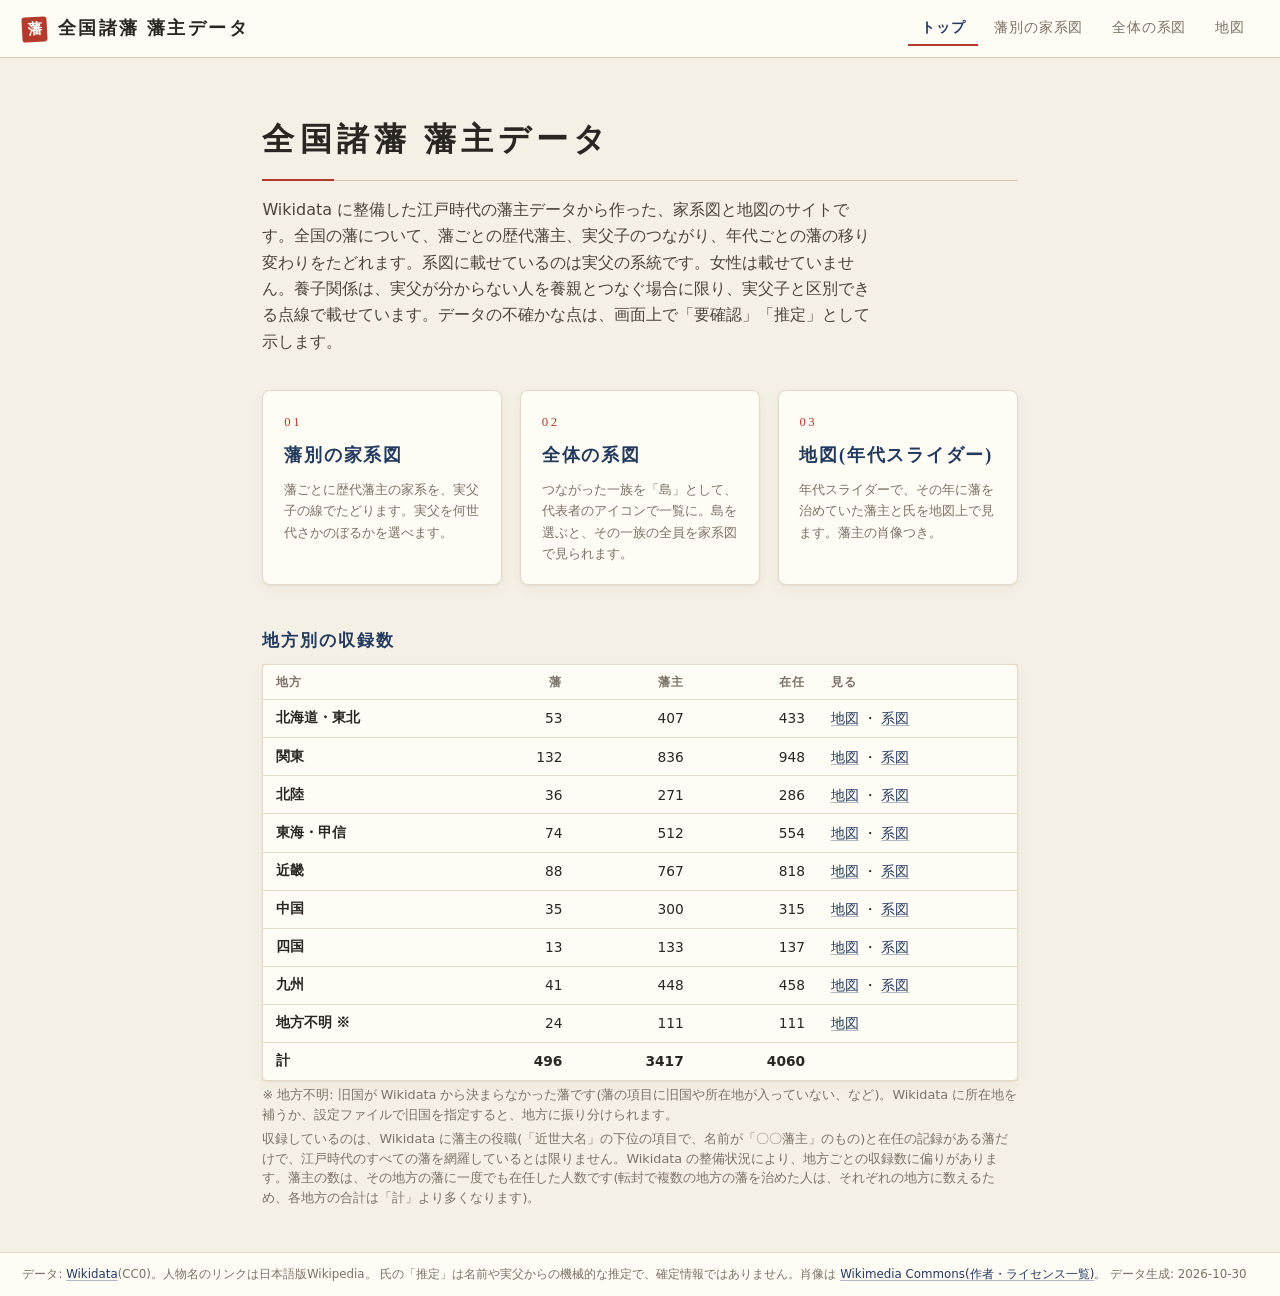
<file: index.html>
<!doctype html>
<html lang="ja">
<head>
<meta charset="utf-8">
<meta name="viewport" content="width=device-width, initial-scale=1">
<title>全国諸藩 藩主データ</title>
<link rel="stylesheet" href="assets/css/style.css">
</head>
<body>
<header class="site">
  <h1><a href="index.html">全国諸藩 藩主データ</a></h1>
  <nav><a href="index.html" aria-current="page">トップ</a><a href="tree.html">藩別の家系図</a><a href="all.html">全体の系図</a><a href="map.html">地図</a></nav>
</header>
<div id="error" class="error" role="alert" hidden></div>
<div class="landing">
  <h2>全国諸藩 藩主データ</h2>
  <p>Wikidata に整備した江戸時代の藩主データから作った、家系図と地図のサイトです。全国の藩について、藩ごとの歴代藩主、実父子のつながり、年代ごとの藩の移り変わりをたどれます。系図に載せているのは実父の系統です。女性は載せていません。養子関係は、実父が分からない人を養親とつなぐ場合に限り、実父子と区別できる点線で載せています。データの不確かな点は、画面上で「要確認」「推定」として示します。</p>
  <div class="cards">
    <a class="tile" href="tree.html"><b>藩別の家系図</b><span>藩ごとに歴代藩主の家系を、実父子の線でたどります。実父を何世代さかのぼるかを選べます。</span></a>
    <a class="tile" href="all.html"><b>全体の系図</b><span>つながった一族を「島」として、代表者のアイコンで一覧に。島を選ぶと、その一族の全員を家系図で見られます。</span></a>
    <a class="tile" href="map.html"><b>地図(年代スライダー)</b><span>年代スライダーで、その年に藩を治めていた藩主と氏を地図上で見ます。藩主の肖像つき。</span></a>
  </div>
  <section class="regions">
    <h3>地方別の収録数</h3>
    <table id="regions" class="table">
      <thead><tr><th scope="col">地方</th><th scope="col">藩</th><th scope="col">藩主</th><th scope="col">在任</th><th scope="col">見る</th></tr></thead>
      <tbody></tbody>
    </table>
    <p class="sub" id="unknownNote" hidden>※ 地方不明: 旧国が Wikidata から決まらなかった藩です(藩の項目に旧国や所在地が入っていない、など)。Wikidata に所在地を補うか、設定ファイルで旧国を指定すると、地方に振り分けられます。</p>
    <p class="sub">収録しているのは、Wikidata に藩主の役職(「近世大名」の下位の項目で、名前が「〇〇藩主」のもの)と在任の記録がある藩だけで、江戸時代のすべての藩を網羅しているとは限りません。Wikidata の整備状況により、地方ごとの収録数に偏りがあります。藩主の数は、その地方の藩に一度でも在任した人数です(転封で複数の地方の藩を治めた人は、それぞれの地方に数えるため、各地方の合計は「計」より多くなります)。</p>
  </section>
</div>
<footer class="site">
  データ: <a href="https://www.wikidata.org/" target="_blank" rel="noopener">Wikidata</a>(CC0)。人物名のリンクは日本語版Wikipedia。
  氏の「推定」は名前や実父からの機械的な推定で、確定情報ではありません。肖像は <a href="credits.html">Wikimedia Commons(作者・ライセンス一覧)</a>。 <span id="generated"></span>
</footer>
<script src="assets/js/common.js"></script>
<script src="assets/js/index.js"></script>
</body>
</html>
</file>
<file: assets/css/style.css>
/* 和の落ち着き: 生成り(和紙)の地に、墨・藍・朱を少しだけ。罫線は細く、余白は広め。
   色はすべて :root の変数に集約する(後から調整しやすいように)。ダークモードは対応しない
   (Cytoscape / Leaflet の描画色をライト前提で決めているため)。 */
:root {
  color-scheme: light;
  --paper:#f5f0e6; --paper2:#ede6d6; --card:#fffcf5; --ink:#2a2622; --muted:#7a7266; --line:#e3dac6; --line2:#d3c8b0;
  --indigo:#223a5e; --indigo-soft:#e6ebf3; --vermilion:#b43a2c; --gold:#a8801f; --gold-soft:#f6ead0;
  --radius:8px; --shadow:0 1px 2px rgba(60,45,20,.06), 0 4px 14px rgba(60,45,20,.05);
  --serif:"Yu Mincho","Hiragino Mincho ProN","Noto Serif JP",serif;
  --sans:"Hiragino Sans","Yu Gothic","Noto Sans JP",system-ui,sans-serif;
}
* { box-sizing:border-box; }
html, body { height:100%; }
body { margin:0; font-family:var(--sans); color:var(--ink); background:var(--paper); display:flex; flex-direction:column; line-height:1.65; -webkit-font-smoothing:antialiased; }
a { color:var(--indigo); text-underline-offset:.18em; text-decoration-color:rgba(34,58,94,.35); }
a:hover { text-decoration-color:currentColor; }
:focus-visible { outline:2px solid var(--indigo); outline-offset:2px; border-radius:4px; }

/* ヘッダー: 紙色の地に細い罫線。題字は明朝、先頭に朱の角印をあしらう */
header.site { display:flex; align-items:center; gap:2.2rem; padding:.7rem 1.4rem; background:var(--card); border-bottom:1px solid var(--line2); }
header.site h1 { margin:0; font-family:var(--serif); font-size:1.12rem; font-weight:700; letter-spacing:.14em; }
header.site h1 a { color:var(--ink); text-decoration:none; display:inline-flex; align-items:center; gap:.65rem; }
header.site h1 a::before { content:"藩"; display:inline-grid; place-items:center; width:1.55rem; height:1.55rem; background:var(--vermilion); color:#fff; font-size:.9rem; font-weight:700; letter-spacing:0; border-radius:3px; transform:rotate(-3deg); }
header.site nav { display:flex; gap:.2rem; flex-wrap:wrap; margin-left:auto; }
header.site nav a { color:var(--muted); text-decoration:none; padding:.3rem .8rem; font-size:.88rem; letter-spacing:.06em; border-bottom:2px solid transparent; }
header.site nav a:hover { color:var(--ink); }
header.site nav a[aria-current] { color:var(--indigo); font-weight:600; border-bottom-color:var(--vermilion); }
footer.site { padding:.7rem 1.4rem; font-size:.74rem; color:var(--muted); border-top:1px solid var(--line); background:var(--card); line-height:1.7; }
.error { background:#fbeae6; color:var(--vermilion); padding:.55rem 1.4rem; border-bottom:1px solid #efc7bf; font-size:.9rem; }

/* アプリ画面: 左=操作 / 中央=図 / 右=詳細 */
body.app { height:100vh; }
body.app main { flex:1; min-height:0; display:grid; grid-template-columns:292px 1fr 324px; gap:.9rem; padding:.9rem; }
.side { overflow:auto; display:flex; flex-direction:column; gap:.75rem; padding-right:2px; }
.canvas { background:var(--card); border:1px solid var(--line); border-radius:var(--radius); min-height:50vh; box-shadow:var(--shadow);
  background-image:radial-gradient(rgba(120,100,60,.13) 1px, transparent 1.2px); background-size:22px 22px; }
.card { background:var(--card); border:1px solid var(--line); border-radius:var(--radius); padding:.85rem 1rem; font-size:.875rem; box-shadow:var(--shadow); }
.card h2 { margin:0 0 .6rem; padding-bottom:.4rem; border-bottom:1px solid var(--line); font-family:var(--serif); font-size:.92rem; letter-spacing:.14em; color:var(--indigo); font-weight:700; }
.card h2:not(:first-child) { margin-top:1rem; }
.card summary { cursor:pointer; font-family:var(--serif); font-size:.92rem; letter-spacing:.14em; color:var(--indigo); font-weight:700; list-style:none; }
.card summary::-webkit-details-marker { display:none; }
.card summary::before { content:"▸"; display:inline-block; width:1.1em; color:var(--vermilion); transition:transform .15s; }
.card[open] > summary::before { transform:rotate(90deg); }
.card[open] > summary { margin-bottom:.5rem; }
.field { display:block; margin:.25rem 0 .55rem; font-size:.8rem; color:var(--muted); }
.check { display:flex; gap:.5rem; align-items:center; margin:.4rem 0; cursor:pointer; }
.check input { accent-color:var(--indigo); width:1rem; height:1rem; }
select, input[type=search] { width:100%; padding:.45rem .6rem; font:inherit; color:var(--ink); border:1px solid var(--line2); border-radius:6px; background:#fff; }
select:focus, input[type=search]:focus { border-color:var(--indigo); outline:none; box-shadow:0 0 0 3px rgba(34,58,94,.12); }
.btn { font:inherit; font-size:.84rem; padding:.34rem .85rem; margin:.2rem .3rem .2rem 0; border:1px solid var(--line2); border-radius:6px; background:#fff; color:var(--indigo); cursor:pointer; text-decoration:none; display:inline-block; transition:background .12s,border-color .12s,color .12s; }
.btn:hover { background:var(--indigo); border-color:var(--indigo); color:#fff; }
.row { margin:.3rem 0; }
.sub { color:var(--muted); margin:.25rem 0; font-size:.8rem; line-height:1.55; }
.results { list-style:none; padding:0; margin:.2rem 0; }
.result { width:100%; text-align:left; font:inherit; font-size:.82rem; padding:.4rem .6rem; margin:.15rem 0; border:1px solid var(--line); border-radius:6px; background:#fff; cursor:pointer; }
.result:hover { border-color:var(--indigo); background:var(--indigo-soft); }
.person { margin:.1rem 0; font-size:1.2rem; font-family:var(--serif); font-weight:700; letter-spacing:.04em; }
.k { color:var(--muted); font-size:.76rem; }
.tag { font-size:.7rem; padding:.08rem .55rem; border-radius:999px; background:var(--indigo-soft); color:var(--indigo); }
.tag.uncertain { background:var(--gold-soft); color:#7a5600; }
h4 { margin:.9rem 0 .25rem; font-family:var(--serif); font-size:.82rem; letter-spacing:.12em; color:var(--vermilion); }
.warnings { padding-left:1.1rem; margin:.2rem 0; font-size:.8rem; } .warnings .warn { color:var(--vermilion); } .warnings .info { color:var(--muted); }
.links { margin:.7rem 0 0; font-size:.85rem; }

/* 凡例 */
.legend { list-style:none; padding:0; margin:.4rem 0 0; font-size:.78rem; } .legend li { margin:.4rem 0; display:flex; align-items:center; gap:.6rem; line-height:1.45; }
.swatch { display:inline-block; width:28px; border-top:2px solid #8d8576; flex:none; } .swatch.dotted { border-top:2.5px dotted #4f7a52; } .swatch.dashed { border-top:2.5px dashed #7a4f8a; }
.box { display:inline-block; width:20px; height:13px; border:1.5px solid #a89a76; border-radius:3px; background:#fff; flex:none; }
.box.ext { background:#ececec; border:1.5px dashed #8a8a8a; } .box.hl { background:#f4d98a; border-color:var(--gold); } .box.hli { background:#fbefc9; border:1.5px dashed var(--gold); } .box.warn { border:3px double var(--vermilion); }
.box.img { width:16px; height:20px; background:linear-gradient(#d6c3a3,#8f7752); border-color:#6d5a3f; }
.legend.domains { columns:2; font-size:.76rem; } .chip { display:inline-block; width:14px; height:14px; border:1.5px solid; border-radius:50%; flex:none; }
@media (max-width: 960px) { body.app { height:auto; } body.app main { grid-template-columns:1fr; } .canvas { height:75vh; } header.site { flex-wrap:wrap; gap:.6rem; } header.site nav { margin-left:0; } }

/* トップページ */
.landing { max-width:50rem; width:100%; margin:0 auto; padding:3.2rem 1.4rem 2.5rem; flex:1; }
.landing h2 { font-family:var(--serif); font-size:2rem; font-weight:700; letter-spacing:.16em; margin:.2rem 0 .9rem; padding-bottom:.9rem; border-bottom:1px solid var(--line2); position:relative; }
.landing h2::after { content:""; position:absolute; left:0; bottom:-1px; width:4.5rem; height:2px; background:var(--vermilion); }
.landing > p { color:#4a443b; max-width:38rem; }
.cards { display:grid; gap:1.1rem; grid-template-columns:repeat(auto-fit,minmax(14rem,1fr)); margin-top:2.2rem; counter-reset:tile; }
.tile { position:relative; display:flex; flex-direction:column; gap:.5rem; padding:1.3rem 1.3rem 1.2rem; background:var(--card); border:1px solid var(--line); border-radius:var(--radius); text-decoration:none; color:var(--ink); box-shadow:var(--shadow); transition:transform .15s, box-shadow .15s, border-color .15s; counter-increment:tile; }
.tile::before { content:"0" counter(tile); font-family:var(--serif); font-size:.8rem; letter-spacing:.2em; color:var(--vermilion); }
.tile:hover { transform:translateY(-2px); border-color:var(--indigo); box-shadow:0 2px 4px rgba(60,45,20,.08), 0 10px 24px rgba(34,58,94,.12); }
.tile b { font-family:var(--serif); font-size:1.12rem; letter-spacing:.1em; color:var(--indigo); } .tile span { font-size:.84rem; color:var(--muted); line-height:1.6; }

/* 肖像(Wikimedia Commons)。作者・ライセンスの表示を必ず添える */
.portrait { margin:.5rem 0 .7rem; } .portrait img { display:block; max-width:100%; height:auto; border-radius:6px; border:1px solid var(--line2); background:#fff; box-shadow:0 2px 8px rgba(60,45,20,.12); }
.portrait figcaption { margin-top:.35rem; font-size:.7rem; color:var(--muted); line-height:1.5; }
/* 画像クレジット一覧 */
.credit-list { list-style:none; padding:0; display:grid; gap:.8rem; grid-template-columns:repeat(auto-fill,minmax(19rem,1fr)); }
.credit-list li { display:flex; gap:.8rem; background:var(--card); border:1px solid var(--line); border-radius:var(--radius); padding:.7rem; font-size:.8rem; box-shadow:var(--shadow); }
.credit-list img { width:64px; height:80px; object-fit:cover; object-position:top; border-radius:5px; flex:none; background:#fff; border:1px solid var(--line2); }
.credit-list b { display:block; font-family:var(--serif); font-size:.98rem; letter-spacing:.04em; }

/* 地図ページ */
/* 地図の枠。全画面表示ではこの枠を画面いっぱいにする(Fullscreen API、使えないブラウザでは .map-full で代用) */
.map-wrap { position:relative; min-height:60vh; z-index:0; background:var(--paper2); padding:0; overflow:hidden; }
.map-wrap #map { position:absolute; inset:0; background:var(--paper2); border-radius:inherit; }
.map-wrap:fullscreen { border-radius:0; border:none; }
.map-wrap.map-full { position:fixed; inset:0; z-index:2000; border-radius:0; border:none; min-height:0; }
/* 全画面のあいだ、年の操作欄を地図の右上に重ねる。z-index は地図のボタン類(Leaflet の操作部品は 1000)より下にし、
   操作欄をどこへ動かしても全画面を終える ✕ や拡大・縮小ボタンが隠れないようにする */
.map-overlay { position:absolute; top:3.6rem; right:.7rem; z-index:900; width:min(300px, calc(100% - 4.5rem)); max-height:calc(100% - 5rem); overflow:auto; }
.map-overlay .card { background:rgba(255,252,245,.94); backdrop-filter:blur(2px); border-top-left-radius:0; border-top-right-radius:0; }
/* 年の操作欄を動かすつまみ。指でも動かせるよう touch-action を止める */
.overlay-handle { cursor:grab; user-select:none; touch-action:none; padding:.3rem .7rem; font-size:.78rem; color:#fff; background:var(--indigo);
  border-radius:var(--radius) var(--radius) 0 0; letter-spacing:.06em; }
.overlay-handle .sub { color:rgba(255,255,255,.75); margin-left:.3rem; }
.overlay-handle:active { cursor:grabbing; }
.fs-btn { font-size:1.05rem; line-height:30px; text-align:center; cursor:pointer; }
/* 全画面で藩をクリックしたときの吹き出し */
.leaflet-popup-content { font-family:var(--sans); font-size:.82rem; line-height:1.55; margin:.6rem .8rem; }
.leaflet-popup-content b { font-family:var(--serif); font-size:.95rem; }
.leaflet-container { background:var(--paper2); font-family:var(--sans); }
.leaflet-tile-pane { filter:sepia(.18) saturate(.85) contrast(.97); }
.leaflet-overlay-pane path { filter:drop-shadow(0 1px 1.5px rgba(40,30,10,.35)); }
.leaflet-control-layers, .leaflet-bar { border:1px solid var(--line2) !important; box-shadow:var(--shadow) !important; border-radius:6px !important; }
.leaflet-tooltip { font-family:var(--serif); background:var(--card); border:1px solid var(--line2); color:var(--ink); box-shadow:var(--shadow); }
.yearrow { display:flex; align-items:center; gap:.2rem; justify-content:space-between; margin-bottom:.4rem; }
.yearrow strong { font-family:var(--serif); font-size:1.6rem; font-weight:700; letter-spacing:.06em; color:var(--indigo); min-width:5.5rem; text-align:center; }
.yearrow .btn { margin:0; padding:.2rem .5rem; font-size:.78rem; }
input[type=range] { width:100%; height:1.4rem; background:transparent; -webkit-appearance:none; appearance:none; cursor:pointer; }
input[type=range]::-webkit-slider-runnable-track { height:3px; background:var(--line2); border-radius:2px; }
input[type=range]::-moz-range-track { height:3px; background:var(--line2); border-radius:2px; }
input[type=range]::-webkit-slider-thumb { -webkit-appearance:none; width:18px; height:18px; margin-top:-7.5px; border-radius:50%; background:var(--vermilion); border:3px solid var(--card); box-shadow:0 1px 4px rgba(0,0,0,.3); }
input[type=range]::-moz-range-thumb { width:12px; height:12px; border-radius:50%; background:var(--vermilion); border:3px solid var(--card); box-shadow:0 1px 4px rgba(0,0,0,.3); }
.legend-btns { display:flex; flex-direction:column; gap:.05rem; max-height:34vh; overflow:auto; margin-bottom:.5rem; }
.lg { display:flex; gap:.55rem; align-items:center; font:inherit; font-size:.8rem; text-align:left; padding:.2rem .4rem; border:1px solid transparent; border-radius:6px; background:none; cursor:pointer; color:var(--ink); }
.lg:hover { background:var(--paper); } .lg.on { border-color:var(--indigo); background:var(--indigo-soft); }
ul.lords { list-style:none; margin:.3rem 0; padding:0; font-size:.84rem; } ul.lords li { padding:.18rem .4rem; border-radius:5px; } ul.lords li.cur { background:var(--gold-soft); box-shadow:inset 3px 0 0 var(--gold); }
.ord { display:inline-block; min-width:2.5rem; color:var(--muted); font-size:.78rem; }
#detail h3 { margin:.1rem 0 .4rem; font-family:var(--serif); font-size:1.25rem; letter-spacing:.08em; } #detail h4 { margin:.9rem 0 .25rem; }
.warn-note { color:var(--vermilion); font-size:.85rem; }
/* 顔写真マーカー: 白い縁の円形。外側のリングが氏の色(--c) */
.face-icon span { display:block; width:var(--s,44px); height:var(--s,44px); border-radius:50%; border:var(--b,3px) solid #fff; background-size:cover; background-position:center top; background-color:#fff; box-shadow:0 0 0 2.5px var(--c,#777), 0 3px 8px rgba(30,20,0,.4); }
.playrow { display:flex; align-items:center; justify-content:space-between; gap:.5rem; margin:.3rem 0 .2rem; }
.playrow .btn.play { margin:0; min-width:5.6rem; background:var(--vermilion); border-color:var(--vermilion); color:#fff; }
.playrow .btn.play:hover { background:#8f2c20; border-color:#8f2c20; }
.playrow select { width:auto; padding:.25rem .4rem; font-size:.78rem; }
/* 肖像アイコンは読み込み前に白い円を見せ、読み込めたらなじませる(画像が遅れても「空白」に見えないように) */
.face-icon span { transition:background-image .2s; background-color:var(--paper2); }
/* hidden 属性は、display を指定したクラス(.check など)より優先させる */
[hidden] { display:none !important; }
/* 全体の系図は人物を丸で描くので、凡例の見本も丸にする */
.round-nodes .legend .box, .round-nodes .legend .box.img { width:15px; height:15px; border-radius:50%; }
/* トップページの地方別の表 */
.regions { margin-top:2.6rem; }
.regions h3 { font-family:var(--serif); font-size:1.05rem; letter-spacing:.12em; color:var(--indigo); margin:0 0 .6rem; }
.table { width:100%; border-collapse:collapse; background:var(--card); border:1px solid var(--line); border-radius:var(--radius); font-size:.86rem; box-shadow:var(--shadow); }
.table th, .table td { padding:.45rem .8rem; border-bottom:1px solid var(--line); text-align:right; }
.table th[scope=row], .table thead th:first-child { text-align:left; font-family:var(--serif); font-weight:600; }
.table thead th { font-size:.76rem; color:var(--muted); font-weight:600; letter-spacing:.08em; }
.table td:last-child, .table thead th:last-child { text-align:left; }
.table tr.total th, .table tr.total td { border-bottom:none; font-weight:700; }
/* 藩の色の凡例: 地方の見出しは段組をまたいで置く */
.legend.domains .region-head { column-span:all; margin:.6rem 0 .2rem; font-family:var(--serif); font-weight:700; color:var(--vermilion); letter-spacing:.1em; }
/* 全体の系図: 開いている島の見出し */
.island-title { margin:.1rem 0 .4rem; font-family:var(--serif); font-weight:700; font-size:.98rem; letter-spacing:.04em; color:var(--indigo); }
</file>
